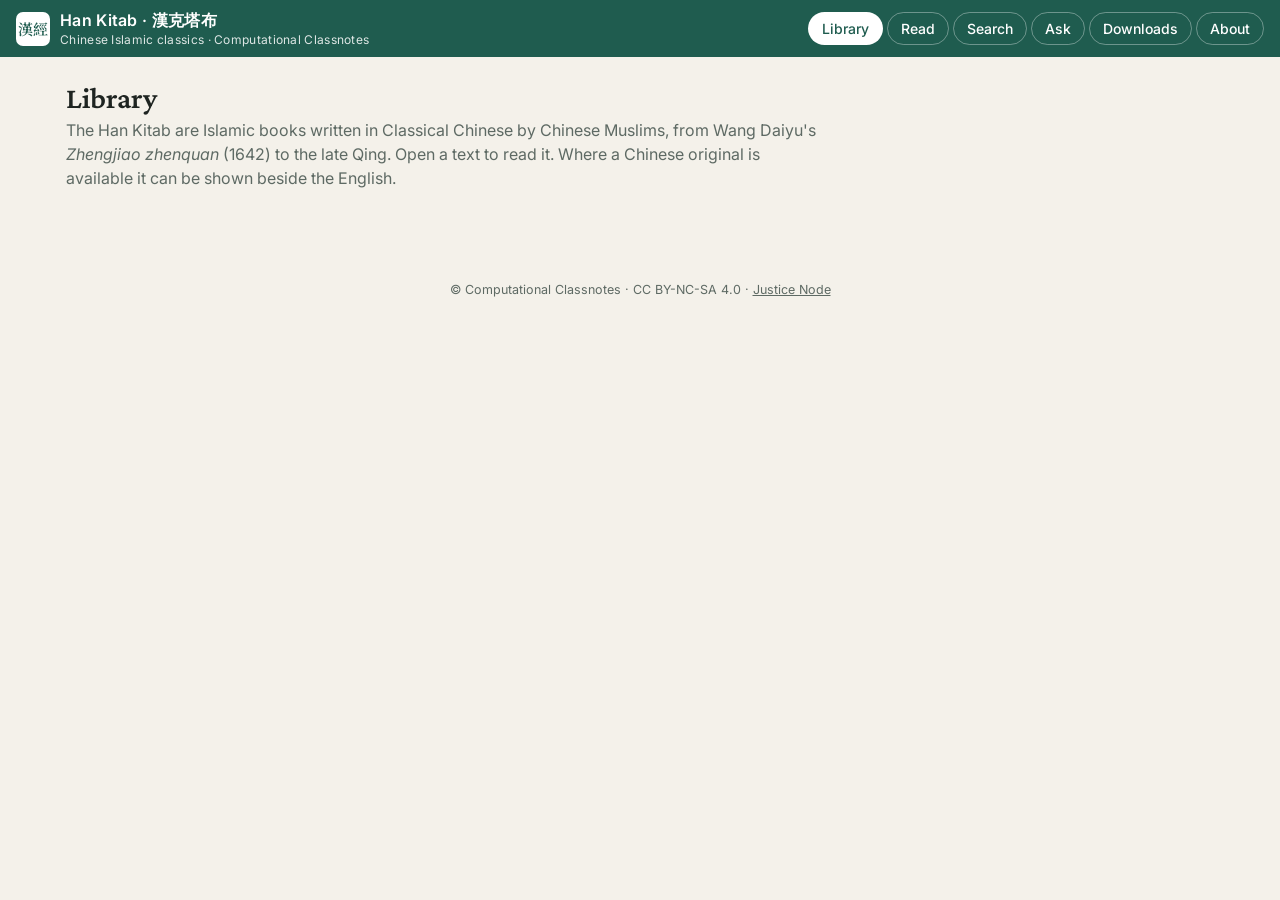
<file: tools/app_template_v001.html>
<!DOCTYPE html>
<html lang="en">
<head>
<meta charset="utf-8">
<script>
/* Hardwired CCN Cloud settings (same shape as Tutu Cat / Laplacian Lab). The key is typed on the page. */
window.HANKITAB_CONFIG = window.HANKITAB_CONFIG || {
  MODEL: "claude-sonnet-5-5",
  WOLFRAM_URL: "https://www.wolframcloud.com/obj/ccn2/HanKitabKernel"
};
/* Read-aloud voices. The first name found on the device wins. */
window.HANKITAB_VOICE = window.HANKITAB_VOICE || {
  RATE: 1.0,
  EN: ["Moira", "Microsoft Sonia", "Google UK English Female", "Daniel", "Samantha", "Microsoft Aria", "Google US English"],
  ZH: ["Mei-Jia", "Ting-Ting", "Microsoft HsiaoChen", "Google 國語（臺灣）", "Google 普通话（中国大陆）", "Microsoft Xiaoxiao"]
};
</script>
<meta name="viewport" content="width=device-width,initial-scale=1,viewport-fit=cover">
<title>Han Kitab · 漢克塔布</title>
<link rel="manifest" href="manifest.webmanifest">
<meta name="theme-color" content="#1F5C4F" media="(prefers-color-scheme: light)">
<meta name="theme-color" content="#0F1715" media="(prefers-color-scheme: dark)">
<meta name="description" content="Han Kitab reader: Chinese Islamic classics, translations, research and an ask-the-texts guide. Computational Classnotes.">
<link rel="icon" type="image/png" sizes="32x32" href="favicon-32.png">
<link rel="apple-touch-icon" href="apple-touch-icon.png">
<meta name="apple-mobile-web-app-capable" content="yes">
<meta name="mobile-web-app-capable" content="yes">
<meta name="apple-mobile-web-app-title" content="Han Kitab">
<link rel="preconnect" href="https://fonts.googleapis.com">
<link rel="preconnect" href="https://fonts.gstatic.com" crossorigin>
<link rel="stylesheet" href="https://fonts.googleapis.com/css2?family=Crimson+Pro:ital,wght@0,400;0,600;1,400&family=Noto+Serif+TC:wght@400;600&family=Inter:wght@400;500;600&display=swap">
<style>
:root{
  --bg:#F4F1EA; --surface:#FFFDF8; --fg:#1E2421; --muted:#5E6A64; --line:#DDD6C8;
  --accent:#1F5C4F; --accent2:#B0812F; --soft:#E7EFEB; --zh:"Noto Serif TC","Noto Serif CJK TC","PingFang TC","Songti TC",serif;
  --serif:"Crimson Pro","Noto Serif TC",Georgia,serif; --sans:Inter,system-ui,-apple-system,"Segoe UI",sans-serif;
  --fs:19px;
}
@media (prefers-color-scheme: dark){ :root{
  --bg:#0F1715; --surface:#16201D; --fg:#E7ECE9; --muted:#9AA9A2; --line:#2A3833; --accent:#6FC2AC; --accent2:#E0B666; --soft:#1C2925; } }
*{box-sizing:border-box}
html,body{margin:0;background:var(--bg);color:var(--fg);font-family:var(--sans)}
body{padding:env(safe-area-inset-top) env(safe-area-inset-right) env(safe-area-inset-bottom) env(safe-area-inset-left)}
header.top{position:sticky;top:0;z-index:20;background:var(--accent);color:#fff;display:flex;align-items:center;gap:12px;padding:10px 16px;flex-wrap:wrap}
@media (prefers-color-scheme: dark){ header.top{background:#12352D} }
.brand{display:flex;align-items:center;gap:10px;font-weight:600;letter-spacing:.3px}
.brand .seal{width:34px;height:34px;border-radius:7px;background:#fff;color:var(--accent);display:grid;place-items:center;font-family:var(--zh);font-weight:600;font-size:15px;line-height:1}
@media (prefers-color-scheme: dark){ .brand .seal{background:#E7ECE9;color:#12352D} }
.brand small{display:block;font-weight:400;opacity:.85;font-size:12px}
nav.tabs{display:flex;gap:4px;margin-left:auto;flex-wrap:wrap}
nav.tabs button{background:transparent;border:1px solid rgba(255,255,255,.35);color:#fff;padding:7px 13px;border-radius:999px;font:500 14px var(--sans);cursor:pointer}
nav.tabs button[aria-selected=true]{background:#fff;color:var(--accent)}
main{max-width:1180px;margin:0 auto;padding:18px 16px 60px}
section.view{display:none} section.view.on{display:block}
.card{background:var(--surface);border:1px solid var(--line);border-radius:14px;padding:18px}
.grid{display:grid;grid-template-columns:repeat(auto-fill,minmax(260px,1fr));gap:14px}
.book{cursor:pointer;transition:transform .15s}
.book:hover{transform:translateY(-2px)}
.book h3{margin:4px 0 6px;font-family:var(--serif);font-size:21px}
.book .zh{font-family:var(--zh);color:var(--accent);font-size:17px}
.book p{margin:6px 0;color:var(--muted);font-size:14px;line-height:1.45}
.tag{display:inline-block;font-size:11px;padding:2px 8px;border-radius:999px;background:var(--soft);color:var(--accent);margin-right:4px}
.tag.warn{background:#F6E7C9;color:#7A5416}
@media (prefers-color-scheme: dark){ .tag.warn{background:#3A2F1A;color:#E0B666} }
h1.page{font-family:var(--serif);font-weight:600;font-size:30px;margin:6px 0 4px}
p.lede{color:var(--muted);margin:0 0 16px;max-width:760px;line-height:1.5}
.reader{display:grid;grid-template-columns:250px 1fr;gap:18px;align-items:start}
.toc{position:sticky;top:70px;max-height:calc(100vh - 90px);overflow:auto;font-size:14px}
.toc a{display:block;padding:5px 8px;border-radius:8px;color:var(--fg);text-decoration:none;line-height:1.3}
.toc a:hover,.toc a.on{background:var(--soft);color:var(--accent)}
.toolbar{display:flex;gap:8px;flex-wrap:wrap;align-items:center;margin-bottom:12px}
.toolbar button,.toolbar select,.btn{background:var(--surface);border:1px solid var(--line);color:var(--fg);padding:7px 12px;border-radius:10px;font:500 14px var(--sans);cursor:pointer}
.btn{text-decoration:none;display:inline-block}
.btn.primary{background:var(--accent);color:#fff;border-color:var(--accent)}
.toolbar .seg{display:inline-flex;border:1px solid var(--line);border-radius:10px;overflow:hidden}
.toolbar .seg button{border:0;border-radius:0}
.toolbar .seg button[aria-pressed=true]{background:var(--accent);color:#fff}
article.text{font-family:var(--serif);font-size:var(--fs);line-height:1.62;background:var(--surface);border:1px solid var(--line);border-radius:14px;padding:22px 30px}
article.text h1,article.text h2,article.text h3{font-family:var(--serif);line-height:1.25}
article.text h2{font-size:1.45em;border-top:1px solid var(--line);padding-top:22px;margin-top:34px;scroll-margin-top:80px}
article.text h2:first-child{border-top:0;margin-top:0;padding-top:0}
article.text p{margin:.55em 0}
article.text table{border-collapse:collapse;width:100%;font-size:.8em;font-family:var(--sans);margin:12px 0;display:block;overflow-x:auto}
article.text td,article.text th{border:1px solid var(--line);padding:5px 8px;vertical-align:top}
article.text th{background:var(--soft)}
article.text .pg{font:500 11px var(--sans);color:var(--muted);background:var(--soft);padding:1px 5px;border-radius:5px;white-space:nowrap}
article.text .notes{font-size:.78em;line-height:1.45;color:var(--muted);border-left:3px solid var(--line);padding:4px 0 4px 12px;margin:6px 0 14px}
article.text .loc{font:11px var(--sans);color:var(--muted)}
article.text figure.plate{margin:20px auto;text-align:center}
article.text figure.plate img{max-width:100%;max-height:78vh;border-radius:6px;border:1px solid var(--line);background:#fff;cursor:zoom-in}
article.text figcaption{font-size:.82em;font-style:italic;color:var(--muted);margin-top:6px}
article.text .titlepage{text-align:center;padding:10px 0 20px}
article.text .titlepage h1{font-size:2em;margin:0}
article.text .ednote{font:14px/1.5 var(--sans);background:var(--soft);border-radius:10px;padding:10px 14px}
article.text .lines,article.text .dedication{text-align:center}
article.text .index{columns:2;font-size:.8em;line-height:1.4}
article.text mark{background:#F3DE9B;color:inherit;border-radius:3px}
.zhcol{font-family:var(--zh);line-height:1.9}
.par{display:grid;grid-template-columns:1fr 1fr;gap:20px}
.par .zhpane{align-self:start;font-family:var(--zh);font-size:.95em;line-height:1.9;border-left:1px solid var(--line);padding-left:18px}
.pending{color:var(--muted);font:14px/1.5 var(--sans);background:var(--soft);border-radius:10px;padding:10px 14px}
.viewer{position:sticky;top:70px;background:var(--surface);border:1px solid var(--line);border-radius:12px;padding:10px}
.viewer .vbar{display:flex;gap:6px;align-items:center;flex-wrap:wrap;margin-bottom:8px;font:13px var(--sans)}
.viewer .vbar button,.viewer .vbar select{padding:5px 9px;border-radius:8px;border:1px solid var(--line);background:var(--bg);color:var(--fg);font:13px var(--sans);cursor:pointer}
.viewer img{width:100%;height:auto;max-height:calc(100vh - 170px);object-fit:contain;background:#fff;border-radius:6px;cursor:zoom-in}
.viewer .vnote{font:12px/1.4 var(--sans);color:var(--muted);margin-top:6px}
@media (prefers-color-scheme: dark){ .viewer img{filter:invert(.88) hue-rotate(180deg)} }
.dl{display:grid;grid-template-columns:1fr auto;gap:6px 14px;align-items:center;padding:10px 0;border-top:1px solid var(--line)}
.dl:first-of-type{border-top:0} .dl .what b{font-family:var(--serif);font-size:18px} .dl .what div{font-size:13px;color:var(--muted)}
.dl .get{display:flex;gap:6px;flex-wrap:wrap;justify-content:flex-end}
.lightbox{position:fixed;inset:0;background:rgba(0,0,0,.85);display:none;place-items:center;z-index:50;cursor:zoom-out}
.lightbox.on{display:grid} .lightbox img{max-width:96vw;max-height:94vh;background:#fff}
/* search */
.searchbar{display:flex;gap:8px;margin:0 0 14px}
.searchbar input{flex:1;padding:11px 14px;border-radius:12px;border:1px solid var(--line);background:var(--surface);color:var(--fg);font:16px var(--sans)}
.hit{border-top:1px solid var(--line);padding:10px 2px;cursor:pointer}
.hit b{color:var(--accent)} .hit .src{font-size:12px;color:var(--muted)}
/* ask */
.chat{display:flex;flex-direction:column;gap:10px;min-height:280px;max-height:62vh;overflow:auto;padding:4px}
.msg{max-width:84%;padding:10px 14px;border-radius:14px;line-height:1.5;white-space:pre-wrap;font-size:15px}
.msg.me{align-self:flex-end;background:var(--accent);color:#fff;border-bottom-right-radius:4px}
.msg.bot{align-self:flex-start;background:var(--soft);border-bottom-left-radius:4px}
.msg.wait{opacity:.7;font-style:italic}
.askrow{display:flex;gap:8px;margin-top:12px}
.askrow input{flex:1;padding:11px 14px;border-radius:12px;border:1px solid var(--line);background:var(--surface);color:var(--fg);font:16px var(--sans)}
.keyrow{display:flex;gap:8px;flex-wrap:wrap;align-items:center;margin-bottom:10px;font-size:14px;color:var(--muted)}
.keyrow input{padding:8px 10px;border-radius:10px;border:1px solid var(--line);background:var(--surface);color:var(--fg);min-width:220px}
footer.ccn{max-width:1180px;margin:0 auto;padding:16px;color:var(--muted);font-size:12.5px;text-align:center}
#installBtn{display:none}
@media (max-width:820px){
  .reader{grid-template-columns:1fr}
  .toc{position:static;max-height:220px}
  article.text{padding:16px 16px;--fs:17px}
  .par{grid-template-columns:1fr} .par .zhpane{border-left:0;padding-left:0;border-top:1px solid var(--line);padding-top:10px}
  nav.tabs{margin-left:0}
}
@media print{ header.top,nav,.toc,.toolbar,footer.ccn{display:none} article.text{border:0} }
</style>
</head>
<body>
<header class="top">
  <div class="brand"><div class="seal" aria-hidden="true">漢經</div><div>Han Kitab · 漢克塔布<small>Chinese Islamic classics · Computational Classnotes</small></div></div>
  <nav class="tabs" role="tablist">
    <button role="tab" data-v="library" aria-selected="true">Library</button>
    <button role="tab" data-v="read" aria-selected="false">Read</button>
    <button role="tab" data-v="search" aria-selected="false">Search</button>
    <button role="tab" data-v="ask" aria-selected="false">Ask</button>
    <button role="tab" data-v="downloads" aria-selected="false">Downloads</button>
    <button role="tab" data-v="about" aria-selected="false">About</button>
    <button id="installBtn" class="btn">Install app</button>
  </nav>
</header>

<main>
  <!-- LIBRARY -->
  <section class="view on" id="v-library">
    <h1 class="page">Library</h1>
    <p class="lede">The Han Kitab are Islamic books written in Classical Chinese by Chinese Muslims, from Wang Daiyu's <i>Zhengjiao zhenquan</i> (1642) to the late Qing. Open a text to read it. Where a Chinese original is available it can be shown beside the English.</p>
    <div class="grid" id="books"></div>
  </section>

  <!-- READ -->
  <section class="view" id="v-read">
    <div class="reader">
      <nav class="toc card" id="toc" aria-label="Contents"></nav>
      <div>
        <div class="toolbar">
          <select id="docSel" aria-label="Choose text"></select>
          <span class="seg" id="langSeg" title="Language">
            <button data-l="en" aria-pressed="true">English</button>
            <button data-l="par" aria-pressed="false">English + 中文</button>
            <button data-l="zh" aria-pressed="false">中文</button>
          </span>
          <button id="smaller" title="Smaller text">A−</button>
          <button id="larger" title="Larger text">A+</button>
          <button id="readBtn" title="Read the current section aloud">▶ Read aloud</button>
          <button id="stopBtn" title="Stop reading" disabled>■ Stop</button>
          <a class="btn" id="pdfLink" href="#" download>PDF</a>
          <a class="btn" id="mdLink" href="#" download>Markdown</a>
        </div>
        <article class="text" id="doc"></article>
      </div>
    </div>
  </section>

  <!-- SEARCH -->
  <section class="view" id="v-search">
    <h1 class="page">Search</h1>
    <p class="lede">Search every text in the app at once, in English or Chinese. Works offline.</p>
    <form class="searchbar" id="sForm"><input id="sIn" placeholder="e.g. Black Stone, Liu Zhi, 清真, Medina" autocomplete="off"><button class="btn primary">Search</button></form>
    <div class="card" id="sOut"><span class="pending">Type a word or phrase.</span></div>
  </section>

  <!-- ASK -->
  <section class="view" id="v-ask">
    <h1 class="page">Ask the texts</h1>
    <p class="lede">Ask a question about the Han Kitab. With a CCN Cloud key, answers come from an AI system (through HanKitabKernel) that is given the passages most relevant to your question. Without a key, you get the matching passages from the texts themselves.</p>
    <div class="card">
      <div class="keyrow"><span id="ccnState">Offline: answers are passages from the texts.</span>
        <input id="keyIn" type="password" placeholder="CCN Cloud key" autocomplete="off"><button class="btn" id="connectBtn">Connect</button></div>
      <div class="chat" id="log"></div>
      <form class="askrow" id="askForm"><input id="askIn" placeholder="e.g. Who was Liu Zhi? What does Mason say about the Black Stone?" autocomplete="off"><button class="btn primary" id="sendBtn">Ask</button></form>
    </div>
  </section>

  <!-- DOWNLOADS -->
  <section class="view" id="v-downloads">
    <h1 class="page">Downloads</h1>
    <p class="lede">Every file is free to download. The original scans are kept exactly as they were published; the clear-text and facsimile editions are made from them.</p>
    <div class="card" id="dlList"></div>
  </section>

  <!-- ABOUT -->
  <section class="view" id="v-about">
    <h1 class="page">About</h1>
    <div class="card" style="line-height:1.6;max-width:820px">
      <p><b>Han Kitab · 漢克塔布</b> is a reader for Chinese Islamic classics and their translations, made by Computational Classnotes.</p>
      <ul>
        <li><b>Texts:</b> the 1921 text of Mason's <i>The Arabian Prophet</i> is in the public domain; this clear-text edition and the research report are © Computational Classnotes · CC BY-NC-SA 4.0.</li>
        <li><b>Chinese originals:</b> added as clear text when made from public-domain scans. Machine-read Chinese is marked as such until it has been proofread.</li>
        <li><b>Ask:</b> answers in the Ask tab are written by an AI system and may be wrong; check them against the texts.</li>
        <li><b>Offline:</b> once opened, the app and its texts work without a connection. Ask needs one, unless it is answering from the texts.</li>
      </ul>
      <p>Production: Principal Investigator Lucval · Oversight Directorate Zil · Editors Dara, Lucia, Zil · Software FreeFormer · Agent Kirari-chan (キラリちゃん). Programming: Hikari Noor Hoshino (星野ヌール), AI System Programmer.</p>
      <p>Source and files: <a href="https://github.com/lossofgenerality/han-kitab">github.com/lossofgenerality/han-kitab</a> · Version <span id="ver"></span></p>
    </div>
  </section>
</main>
<footer class="ccn">© Computational Classnotes · CC BY-NC-SA 4.0 · <a href="https://justice.compclassnotes.com/" style="color:inherit">Justice Node</a></footer>
<div class="lightbox" id="lb"><img alt=""></div>

<!-- ===== CONTENT (generated by tools/make_app_v001.py) ===== -->
<template id="doc-mason">__MASON__</template>
<template id="doc-report">__REPORT__</template>
<script id="zh-data" type="application/json">__ZHDATA__</script>
<script id="dl-data" type="application/json">__DLDATA__</script>
<script id="facs-data" type="application/json">__FACSDATA__</script>

<script>
(() => {
  const APP_VERSION = "__VERSION__";
  document.getElementById('ver').textContent = APP_VERSION;
  const $ = (s, r = document) => r.querySelector(s), $$ = (s, r = document) => [...r.querySelectorAll(s)];

  /* ---------- catalogue ---------- */
  const ZH = JSON.parse(document.getElementById('zh-data').textContent || '{}');
  const FACS = JSON.parse(document.getElementById('facs-data').textContent || '{}');
  const DLS = JSON.parse(document.getElementById('dl-data').textContent || '[]');
  const DOCS = [
    { id: 'mason', tpl: 'doc-mason', title: 'The Arabian Prophet', zh: '天方至聖實錄', by: 'Liu Zhi 劉智 · trans. Isaac Mason (1921)',
      blurb: 'The first English version of Liu Zhi’s life of the Prophet (completed 1724), with Mason’s appendices on Chinese Islam and all twenty original illustrations. Choose “English + 中文” to read it beside the Chinese pages.',
      tags: ['English', '1921 · public domain', 'beside the Chinese pages'],
      pdf: 'texts/ArabianProphet_Mason1921_v001.pdf', md: 'texts/ArabianProphet_Mason1921_v001.md' },
    { id: 'facs', facs: true, title: 'Tianfang zhisheng shilu (1924)', zh: '天方至聖實錄', by: 'Liu Zhi 劉智 · prefaces and juan 1–10 · facsimile',
      blurb: 'The Chinese original, page by page as printed in 1924: every page reproduced unchanged, with a contents list by juan.',
      tags: ['中文', 'original pages, unchanged', '297 pages'],
      pdf: 'texts/TianfangZhishengShilu_1924_facsimile_v001.pdf', md: null },
    { id: 'report', tpl: 'doc-report', title: 'Han Kitab: research report', zh: '漢克塔布研究', by: 'Computational Classnotes · v001 (2026)',
      blurb: 'What the Han Kitab is, a catalogue of the publications, Chinese passages beside English, and a history of Sinification from 1642 to today.',
      tags: ['English + 中文 passages', 'Research'],
      pdf: 'docs/HanKitab_Research_v001.pdf', md: 'docs/HanKitab_Research_v001.md' }
  ];
  const books = $('#books'), docSel = $('#docSel');
  DOCS.forEach((d) => {
    const c = document.createElement('div'); c.className = 'card book'; c.tabIndex = 0;
    c.innerHTML = `<div class="zh">${d.zh}</div><h3>${d.title}</h3><p>${d.by}</p><p>${d.blurb}</p>` +
      d.tags.map((t) => `<span class="tag${/coming/.test(t) ? ' warn' : ''}">${t}</span>`).join('');
    c.onclick = c.onkeydown = (e) => { if (e.type === 'click' || e.key === 'Enter') openDoc(d.id); };
    books.appendChild(c);
    const o = document.createElement('option'); o.value = d.id; o.textContent = d.title; docSel.appendChild(o);
  });

  /* ---------- tabs ---------- */
  function show(v) {
    $$('nav.tabs [role=tab]').forEach((b) => b.setAttribute('aria-selected', String(b.dataset.v === v)));
    $$('section.view').forEach((s) => s.classList.toggle('on', s.id === 'v-' + v));
    if (v === 'read' && !current) openDoc('mason', true);
    try { history.replaceState(null, '', '#' + v + (v === 'read' && current ? '/' + current : '')); } catch (e) {}
  }
  $$('nav.tabs [role=tab]').forEach((b) => b.onclick = () => show(b.dataset.v));

  /* ---------- reader ---------- */
  const docEl = $('#doc'), tocEl = $('#toc');
  let current = null, lang = 'en';
  try { lang = localStorage.getItem('hk.lang') || 'en'; } catch (e) {}
  let fs = 19; try { fs = +localStorage.getItem('hk.fs') || 19; } catch (e) {}
  document.documentElement.style.setProperty('--fs', fs + 'px');

  function sectionsOf(root) {   // split an article into sections at each h2
    const out = []; let cur = null;
    [...root.childNodes].forEach((n) => {
      if (n.nodeType === 1 && n.tagName === 'H2') { cur = { id: n.id, title: n.textContent.replace(/\s+/g, ' ').trim(), nodes: [n] }; out.push(cur); }
      else { if (!cur) { cur = { id: 'top', title: 'Title', nodes: [] }; out.push(cur); } cur.nodes.push(n); }
    });
    return out;
  }
  function openDoc(id, quiet) {
    const d = DOCS.find((x) => x.id === id); if (!d) return;
    current = id; docSel.value = id;
    $('#pdfLink').href = d.pdf; $('#mdLink').href = d.md || '#'; $('#mdLink').style.display = d.md ? '' : 'none';
    $('#langSeg').style.display = d.id === 'mason' ? '' : 'none';
    render();
    if (!quiet) show('read');
    window.scrollTo(0, 0);
  }
  function render() {
    const d = DOCS.find((x) => x.id === current);
    if (d.facs) { renderFacs(); return; }
    const frag = document.getElementById(d.tpl).content.cloneNode(true);
    const holder = document.createElement('div'); holder.appendChild(frag);
    const secs = sectionsOf(holder);
    const zh = (ZH[current] && ZH[current].sections) || {};
    docEl.innerHTML = '';
    tocEl.innerHTML = '<div style="font:600 12px var(--sans);color:var(--muted);padding:4px 8px">CONTENTS</div>';
    secs.forEach((s) => {
      const wrap = document.createElement('div'); wrap.className = 'sec'; wrap.dataset.sec = s.id;
      const en = document.createElement('div'); s.nodes.forEach((n) => en.appendChild(n));
      const z = zh[s.id];
      if (lang === 'en' || !Object.keys(zh).length && current !== 'mason') { wrap.appendChild(en); }
      else if (lang === 'zh') {
        const h = en.querySelector('h2'); if (h) wrap.appendChild(h.cloneNode(true));
        wrap.appendChild(zhBlock(z, s));
      } else {
        const h = en.querySelector('h2'); if (h) { wrap.appendChild(h); }
        const grid = document.createElement('div'); grid.className = 'par';
        const zp = zhBlock(z, s); zp.classList.add('zhpane');
        grid.appendChild(en); grid.appendChild(zp); wrap.appendChild(grid);
      }
      docEl.appendChild(wrap);
      if (s.id !== 'top') { const a = document.createElement('a'); a.href = '#'; a.textContent = s.title; a.onclick = (e) => { e.preventDefault(); wrap.scrollIntoView({ behavior: 'smooth' }); }; tocEl.appendChild(a); }
    });
    $$('#langSeg button').forEach((b) => b.setAttribute('aria-pressed', String(b.dataset.l === lang)));
    $$('img', docEl).forEach((im) => { im.loading = 'lazy'; im.onclick = () => { const lb = $('#lb'); lb.firstElementChild.src = im.src; lb.classList.add('on'); }; });
  }
  function zhBlock(z, s) {
    if (current === 'mason' && FACS.pages) {
      const start = (FACS.mason_map || {})[s.id];
      const v = makeViewer(start || FACS.juan[0].page, start ? null : 'This part of Mason’s book is not in juan 1–10 (the scan covers the first half of the work). Browse the pages with the contents list.');
      return v;
    }
    const div = document.createElement('div'); div.className = 'zhcol';
    if (z && z.text) {
      if (z.note) { const n = document.createElement('div'); n.className = 'pending'; n.textContent = z.note; div.appendChild(n); }
      z.text.split(/\n{2,}/).forEach((p) => { const e = document.createElement('p'); e.textContent = p; div.appendChild(e); });
    } else {
      const n = document.createElement('div'); n.className = 'pending';
      n.textContent = current === 'mason'
        ? '中文原文待補 · The Chinese text of this section has not been added yet. It will come from the public-domain scan of 天方至聖實錄 (1924 printing, juan 1–10).'
        : 'No separate Chinese text for this section.';
      div.appendChild(n);
    }
    return div;
  }
  /* ---------- page viewer for the Chinese facsimile ---------- */
  const pageSrc = (n) => FACS.dir + '/page_' + String(n).padStart(3, '0') + '.png';
  function juanOf(n) { let j = FACS.juan[0]; for (const x of FACS.juan) if (x.page <= n) j = x; return j; }
  function makeViewer(start, note) {
    const v = document.createElement('div'); v.className = 'viewer';
    let n = start;
    v.innerHTML = `<div class="vbar"><button data-a="-1" title="Previous page">◀</button><button data-a="1" title="Next page">▶</button>
      <select aria-label="Juan">${FACS.juan.map((j) => `<option value="${j.page}">${j.label}</option>`).join('')}</select>
      <span class="pno"></span></div><img alt="Page of 天方至聖實錄"><div class="vnote"></div>`;
    const img = v.querySelector('img'), sel = v.querySelector('select'), pno = v.querySelector('.pno'), vn = v.querySelector('.vnote');
    function go(k) {
      n = Math.max(1, Math.min(FACS.pages, k)); img.src = pageSrc(n); pno.textContent = `p. ${n} / ${FACS.pages}`; sel.value = String(juanOf(n).page);
      if (touched) [n + 1, n - 1].forEach((m) => { if (m >= 1 && m <= FACS.pages) { const i = new Image(); i.src = pageSrc(m); } });
    }
    let touched = false; img.loading = 'lazy';
    v.querySelectorAll('button[data-a]').forEach((b) => b.onclick = () => { touched = true; go(n + +b.dataset.a); });
    sel.onchange = () => { touched = true; go(+sel.value); };
    img.onclick = () => { const lb = $('#lb'); lb.firstElementChild.src = img.src; lb.classList.add('on'); };
    vn.textContent = (note ? note + ' ' : '') + (FACS.note || '');
    go(n);
    return v;
  }
  function renderFacs() {
    docEl.innerHTML = '';
    tocEl.innerHTML = '<div style="font:600 12px var(--sans);color:var(--muted);padding:4px 8px">卷目 · CONTENTS</div>';
    const head = document.createElement('div');
    head.innerHTML = `<h2 style="border:0;margin-top:0;padding-top:0">天方至聖實錄 <span style="font-size:.6em;color:var(--muted)">Tianfang zhisheng shilu, 1924 printing</span></h2>
      <p style="font:14px/1.5 var(--sans);color:var(--muted)">Original pages, unchanged. Use ◀ ▶ or the arrow keys to turn pages; tap a page to enlarge it. The book reads from the right column to the left.</p>`;
    docEl.appendChild(head);
    const v = makeViewer(FACS.juan.find((j) => j.label.startsWith('卷一')).page); docEl.appendChild(v);
    v.querySelector('img').style.maxHeight = 'none';
    FACS.juan.forEach((j) => { const a = document.createElement('a'); a.href = '#'; a.textContent = j.label; a.onclick = (e) => { e.preventDefault(); v.querySelector('select').value = j.page; v.querySelector('select').onchange(); }; tocEl.appendChild(a); });
  }
  document.addEventListener('keydown', (e) => {
    if (!$('#v-read').classList.contains('on') || /INPUT|SELECT|TEXTAREA/.test(document.activeElement.tagName)) return;
    const v = $('.viewer', docEl); if (!v || current !== 'facs') return;
    if (e.key === 'ArrowLeft') v.querySelector('[data-a="1"]').click();   // Chinese books advance to the left
    if (e.key === 'ArrowRight') v.querySelector('[data-a="-1"]').click();
  });

  /* ---------- downloads ---------- */
  const dlEl = $('#dlList');
  DLS.forEach((g) => {
    const row = document.createElement('div'); row.className = 'dl';
    row.innerHTML = `<div class="what"><b>${g.title}</b><div>${g.desc}</div></div><div class="get">${g.files.map((f) =>
      `<a class="btn${f.primary ? ' primary' : ''}" href="${f.href}" download>${f.label} · ${f.size}</a>`).join('')}</div>`;
    dlEl.appendChild(row);
  });

  docSel.onchange = () => openDoc(docSel.value);
  $$('#langSeg button').forEach((b) => b.onclick = () => { lang = b.dataset.l; try { localStorage.setItem('hk.lang', lang); } catch (e) {} render(); });
  $('#smaller').onclick = () => setFs(fs - 1); $('#larger').onclick = () => setFs(fs + 1);
  function setFs(v) { fs = Math.max(14, Math.min(28, v)); document.documentElement.style.setProperty('--fs', fs + 'px'); try { localStorage.setItem('hk.fs', fs); } catch (e) {} }
  $('#lb').onclick = () => $('#lb').classList.remove('on');

  /* ---------- read aloud (browser voices) ---------- */
  const VC = window.HANKITAB_VOICE || {}, synth = window.speechSynthesis;
  function pickVoice(prefs, langPrefix) {
    const vs = synth ? synth.getVoices() : [];
    for (const p of prefs || []) { const v = vs.find((x) => x.name.includes(p)); if (v) return v; }
    return vs.find((x) => x.lang && x.lang.toLowerCase().startsWith(langPrefix)) || null;
  }
  function visibleSection() {
    const secs = $$('.sec', docEl); let best = secs[0];
    for (const s of secs) { if (s.getBoundingClientRect().top < window.innerHeight * 0.4) best = s; }
    return best;
  }
  $('#readBtn').onclick = () => {
    if (!synth) { alert('This browser has no speech voices.'); return; }
    synth.cancel();
    const sec = visibleSection(); if (!sec) return;
    const zhOnly = lang === 'zh';
    const src = zhOnly ? $('.zhcol', sec) : (sec.querySelector('.par > div:first-child') || sec);
    const text = [...src.querySelectorAll('h2,p')].map((p) => p.textContent.replace(/\[p\. \d+\]/g, '')).join('\n');
    const chunks = text.match(/[^.!?。！？\n]+[.!?。！？]?/g) || [];
    const voice = zhOnly ? pickVoice(VC.ZH, 'zh') : pickVoice(VC.EN, 'en');
    chunks.forEach((c, i) => {
      const u = new SpeechSynthesisUtterance(c.trim()); if (voice) u.voice = voice; u.lang = zhOnly ? 'zh-TW' : 'en-GB'; u.rate = VC.RATE || 1;
      if (i === chunks.length - 1) u.onend = () => { $('#stopBtn').disabled = true; };
      synth.speak(u);
    });
    $('#stopBtn').disabled = false;
  };
  $('#stopBtn').onclick = () => { synth && synth.cancel(); $('#stopBtn').disabled = true; };

  /* ---------- search index (offline) ---------- */
  let INDEX = null;
  function buildIndex() {
    INDEX = [];
    DOCS.forEach((d) => {
      const h = document.createElement('div'); h.appendChild(document.getElementById(d.tpl).content.cloneNode(true));
      sectionsOf(h).forEach((s) => {
        const tmp = document.createElement('div'); s.nodes.forEach((n) => tmp.appendChild(n.cloneNode(true)));
        tmp.querySelectorAll('p,li,td,.notes,figcaption').forEach((el) => {
          const t = el.textContent.replace(/\s+/g, ' ').trim(); if (t.length > 25) INDEX.push({ doc: d.id, sec: s.id, title: s.title, t });
        });
      });
      const z = ZH[d.id] && ZH[d.id].sections;
      if (z) Object.entries(z).forEach(([sid, v]) => (v.text || '').split(/\n{2,}/).forEach((t) => { if (t.trim()) INDEX.push({ doc: d.id, sec: sid, title: sid + ' · 中文', t: t.trim() }); }));
    });
  }
  function search(q, max = 40) {
    if (!INDEX) buildIndex();
    const terms = q.toLowerCase().split(/\s+/).filter(Boolean);
    const isZh = /[㐀-鿿]/.test(q);
    const scored = [];
    for (const e of INDEX) {
      const low = e.t.toLowerCase(); let sc = 0;
      if (isZh) { if (low.includes(q)) sc = 5; }
      else for (const w of terms) { const k = low.split(w).length - 1; if (k) sc += 1 + Math.min(k, 3); else { sc = -1e9; } }
      if (low.includes(q.toLowerCase())) sc += 3;
      if (sc > 0) scored.push([sc, e]);
    }
    return scored.sort((a, b) => b[0] - a[0]).slice(0, max).map((x) => x[1]);
  }
  const esc = (s) => s.replace(/[&<>]/g, (c) => ({ '&': '&amp;', '<': '&lt;', '>': '&gt;' }[c]));
  function snippet(t, q) {
    const low = t.toLowerCase(), w = q.toLowerCase().split(/\s+/)[0]; let i = Math.max(0, low.indexOf(w) - 120);
    let s = (i ? '…' : '') + t.slice(i, i + 320) + (t.length > i + 320 ? '…' : '');
    s = esc(s); q.split(/\s+/).filter(Boolean).forEach((x) => { s = s.replace(new RegExp('(' + x.replace(/[.*+?^${}()|[\]\\]/g, '\\$&') + ')', 'gi'), '<b>$1</b>'); });
    return s;
  }
  $('#sForm').onsubmit = (e) => {
    e.preventDefault(); const q = $('#sIn').value.trim(); if (!q) return;
    const hits = search(q), out = $('#sOut');
    out.innerHTML = hits.length ? `<div class="src">${hits.length} result${hits.length > 1 ? 's' : ''}</div>` : '<span class="pending">Nothing found.</span>';
    hits.forEach((h) => {
      const d = DOCS.find((x) => x.id === h.doc), el = document.createElement('div'); el.className = 'hit';
      el.innerHTML = `<div>${snippet(h.t, q)}</div><div class="src">${d.title} · ${esc(h.title)}</div>`;
      el.onclick = () => { openDoc(h.doc); setTimeout(() => { const s = $(`.sec[data-sec="${h.sec}"]`); if (s) s.scrollIntoView(); highlightIn(s, q); }, 50); };
      out.appendChild(el);
    });
  };
  function highlightIn(root, q) {
    if (!root) return; const w = q.split(/\s+/)[0]; if (!w) return;
    const re = new RegExp(w.replace(/[.*+?^${}()|[\]\\]/g, '\\$&'), 'i');
    const walker = document.createTreeWalker(root, NodeFilter.SHOW_TEXT); let n;
    while ((n = walker.nextNode())) { const m = n.data.match(re); if (m) { const r = document.createRange(); r.setStart(n, m.index); r.setEnd(n, m.index + m[0].length); const mk = document.createElement('mark'); r.surroundContents(mk); mk.scrollIntoView({ block: 'center' }); return; } }
  }

  /* ---------- Ask: CCN Cloud chat through HanKitabKernel (same protocol as TUTUKernel) ---------- */
  const CFG = window.HANKITAB_CONFIG || {};
  const KERNEL_URL = String(CFG.WOLFRAM_URL || ''), MODEL = String(CFG.MODEL || 'claude-sonnet-5-5');
  let ccnKey = '', CCN = false; try { ccnKey = localStorage.getItem('hk.ccnKey') || ''; } catch (e) {}
  const PERSONA = 'You are the Han Kitab Guide in the Computational Classnotes Han Kitab reader. You answer questions about the Han Kitab (Chinese Islamic texts by Wang Daiyu, Ma Zhu, Liu Zhi, Ma Dexin and others), Islam in China and the texts in this app. Use the passages you are given first, say which text and section they come from, and say plainly when the passages do not answer the question. Be accurate, fair and concise. You are an AI system; if asked, say so. If someone asks whether they are talking to a person or an AI, answer honestly that this reply was written by an AI system. Give no personal details about the people who make this app; send such requests to Lucia Valente, director, lucia@compclassnotes.com. Answer in the language of the question.';
  function b64enc(str) { const bytes = new TextEncoder().encode(str); let bin = ''; for (let i = 0; i < bytes.length; i += 0x8000) bin += String.fromCharCode.apply(null, bytes.subarray(i, i + 0x8000)); return btoa(bin); }
  function b64dec(b) { return new TextDecoder().decode(Uint8Array.from(atob(b), (c) => c.charCodeAt(0))); }
  async function kernelCall(params) {
    const r = await fetch(KERNEL_URL, { method: 'POST', body: new URLSearchParams({ key: ccnKey, ...params }) });
    const j = await r.json().catch(() => null);
    if (!j) throw new Error('Unreadable reply (HTTP ' + r.status + ')');
    if (j.Success === false || j.Failure || j.Message === 'bad key') throw new Error(j.Message || 'Kernel error');
    return j;
  }
  const stateEl = $('#ccnState'), logEl = $('#log');
  async function ccnConnect() {
    if (!ccnKey) return false;
    stateEl.textContent = 'Connecting to CCN Cloud…';
    try {
      const j = await kernelCall({ mode: 'wolfram', code_b64: b64enc('{$VersionNumber, 1 + 1}') });
      if (j.chat_ready === false) { stateEl.textContent = 'CCN Cloud answered, but no chat key is stored on HanKitabKernel yet.'; return false; }
      CCN = true; stateEl.textContent = 'Connected to CCN Cloud (HanKitabKernel).'; return true;
    } catch (e) { stateEl.textContent = 'Could not connect: ' + (e.message === 'bad key' ? 'that key was not accepted.' : e.message); return false; }
  }
  $('#keyIn').value = ccnKey;
  $('#connectBtn').onclick = async () => { ccnKey = $('#keyIn').value.trim(); try { localStorage.setItem('hk.ccnKey', ccnKey); } catch (e) {} await ccnConnect(); };
  if (ccnKey) ccnConnect();
  function addMsg(who, text) { const d = document.createElement('div'); d.className = 'msg ' + who; d.textContent = text; logEl.appendChild(d); logEl.scrollTop = logEl.scrollHeight; return d; }
  const convo = [];
  addMsg('bot', 'Ask me about the Han Kitab, Liu Zhi, Wang Daiyu, Ma Zhu, Islam in China, or anything in Mason’s Arabian Prophet.');
  $('#askForm').onsubmit = async (e) => {
    e.preventDefault(); const q = $('#askIn').value.trim(); if (!q) return; $('#askIn').value = '';
    addMsg('me', q);
    const hits = search(q.replace(/[?？!.,，。]/g, ' ').split(/\s+/).filter((w) => w.length > 3 || /[㐀-鿿]/.test(w)).slice(0, 4).join(' ') || q, 6);
    if (!CCN) {
      if (!hits.length) { addMsg('bot', 'I found no passage for that. Try other words, or connect a CCN Cloud key for a written answer.'); return; }
      addMsg('bot', 'Passages from the texts:\n\n' + hits.slice(0, 4).map((h) => `• ${h.t.slice(0, 420)}${h.t.length > 420 ? '…' : ''}\n   (${DOCS.find((d) => d.id === h.doc).title} · ${h.title})`).join('\n\n'));
      return;
    }
    const wait = addMsg('bot wait', 'Reading the texts…');
    const ctx = hits.map((h, i) => `[${i + 1}] ${DOCS.find((d) => d.id === h.doc).title} · ${h.title}: ${h.t.slice(0, 900)}`).join('\n\n');
    convo.push({ role: 'user', content: `Passages:\n${ctx || '(none found)'}\n\nQuestion: ${q}` });
    try {
      const j = await kernelCall({ mode: 'chat', payload_b64: b64enc(JSON.stringify({ model: MODEL, max_tokens: 1500, system: PERSONA, messages: convo.slice(-8) })) });
      if (j.error) throw new Error(j.error);
      let t = b64dec(j.text_b64 || '');
      try { const o = JSON.parse(t); t = o.reply || (o.content && o.content[0] && o.content[0].text) || t; } catch (e2) {}
      wait.textContent = t.trim(); wait.className = 'msg bot'; convo.push({ role: 'assistant', content: t.trim() });
    } catch (err) { wait.textContent = 'The cloud connection failed: ' + err.message; wait.className = 'msg bot'; convo.pop(); }
  };

  /* ---------- install + offline ---------- */
  let deferred = null;
  window.addEventListener('beforeinstallprompt', (e) => { e.preventDefault(); deferred = e; $('#installBtn').style.display = 'inline-block'; });
  $('#installBtn').onclick = async () => { if (!deferred) return; deferred.prompt(); await deferred.userChoice; deferred = null; $('#installBtn').style.display = 'none'; };
  if ('serviceWorker' in navigator && location.protocol === 'https:') navigator.serviceWorker.register('sw.js').catch(() => {});

  /* ---------- start ---------- */
  const h = (location.hash || '').slice(1).split('/');
  if (h[2] && /^(en|par|zh)$/.test(h[2])) lang = h[2];
  if (h[0] === 'read') openDoc(h[1] || 'mason'); else if (h[0]) show(h[0]);
})();
</script>
</body>
</html>
</file>
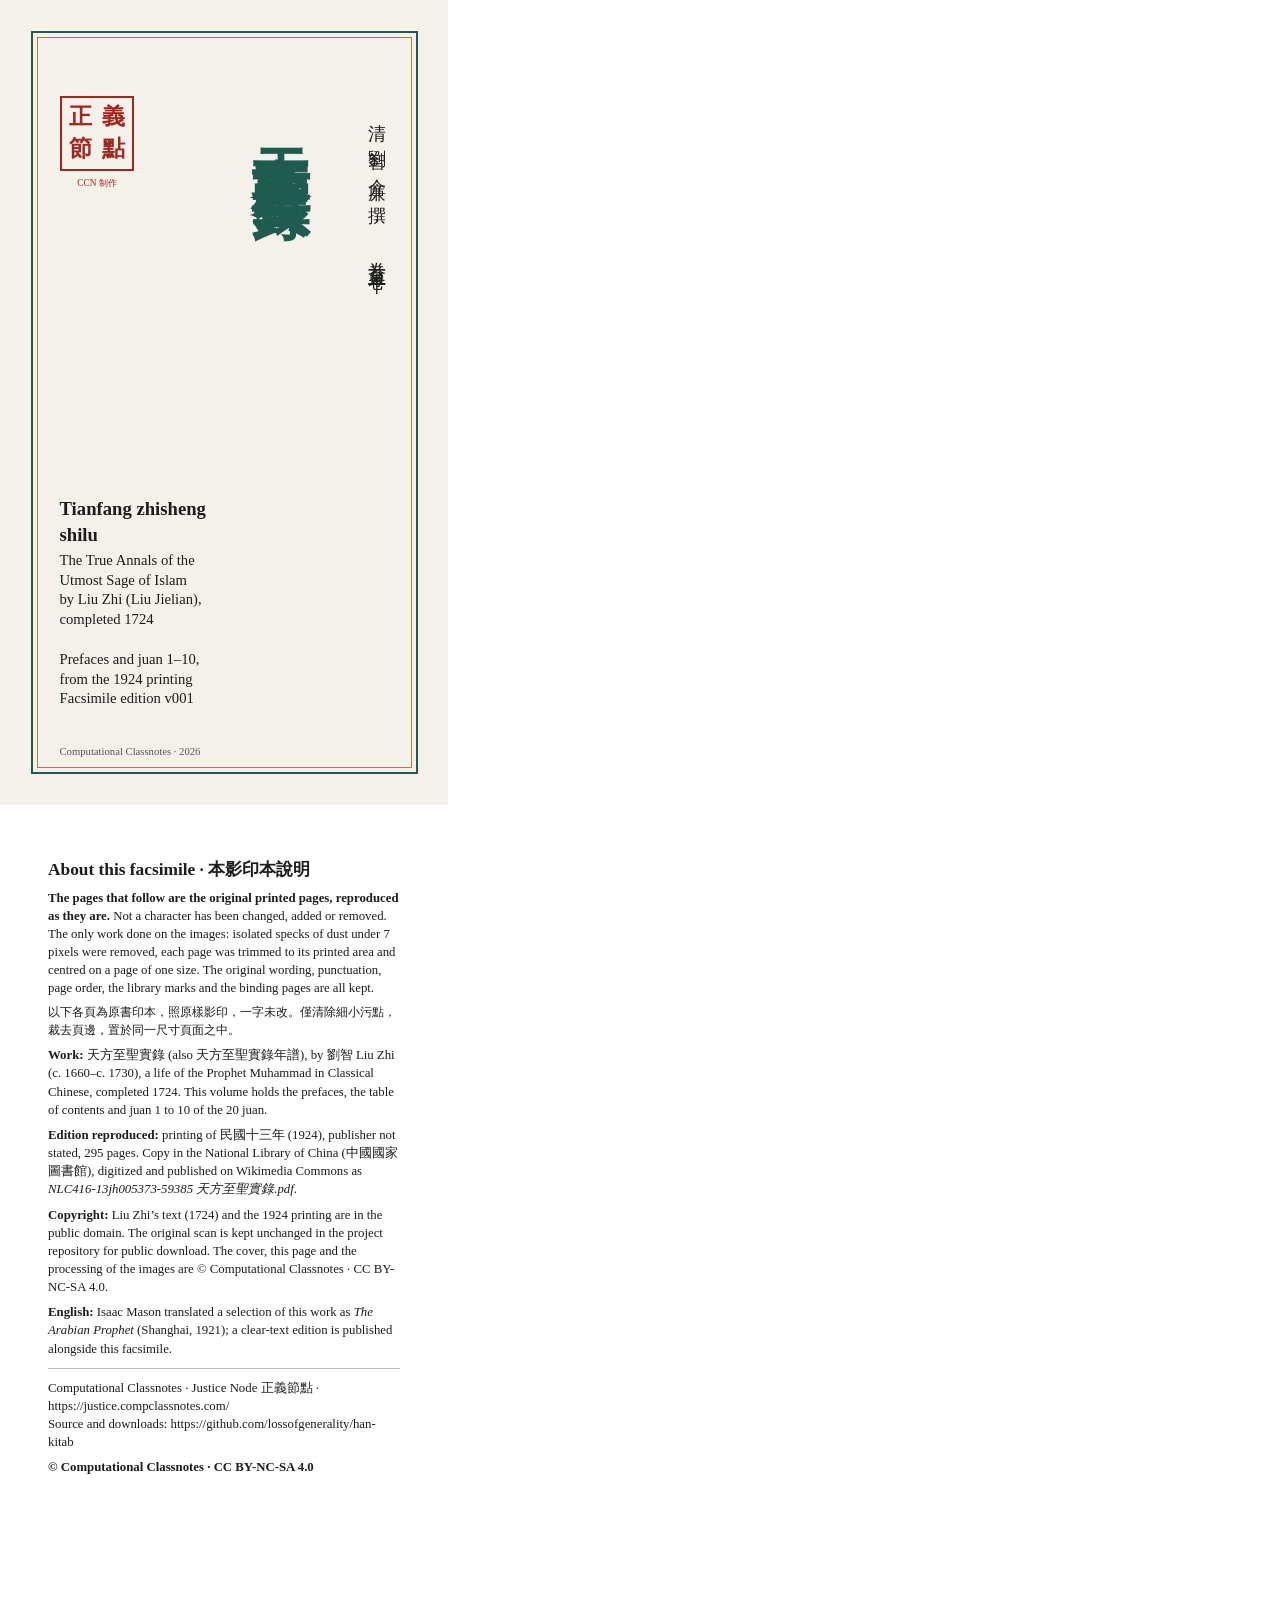
<file: tools/zh_facsimile_front_v001.html>
<!DOCTYPE html><html lang="zh-Hant"><head><meta charset="utf-8"><style>
@page{size:4.67in 8.387in;margin:0}
body{margin:0;font-family:"Noto Serif CJK TC","Crimson Text",serif;color:#1c1c1c}
.pg{width:4.67in;height:8.387in;box-sizing:border-box;page-break-after:always;position:relative;overflow:hidden}
.cover{background:#F4F1EA;border:0}
.frame{position:absolute;inset:.32in;border:2px solid #1F5C4F;outline:1px solid #B0812F;outline-offset:-7px}
.vt{position:absolute;right:1.35in;top:1.05in;writing-mode:vertical-rl;font-size:44pt;font-weight:700;letter-spacing:.12em;color:#1F5C4F}
.vs{position:absolute;right:.62in;top:1.15in;writing-mode:vertical-rl;font-size:13.5pt;letter-spacing:.2em}
.en{position:absolute;left:.62in;bottom:1.0in;width:1.75in;font-family:"Crimson Text",serif;font-size:11pt;line-height:1.35}
.en b{font-size:14pt;display:block;margin-bottom:4px}
.seal{position:absolute;left:.62in;top:1.0in;width:.78in;height:.78in;border:2.5px solid #A3271F;color:#A3271F;display:grid;grid-template-columns:1fr 1fr;place-items:center;font-size:17pt;font-weight:700;line-height:1;padding:3px;box-sizing:border-box}
.ccn{position:absolute;left:.62in;bottom:.5in;font:8pt "Crimson Text",serif;color:#555}
.cp{padding:.55in .5in;font-family:"Crimson Text","Noto Serif CJK TC",serif;font-size:9.6pt;line-height:1.42}
.cp h2{font-size:13pt;margin:0 0 6px} .cp p{margin:0 0 7px} .cp .zh{font-family:"Noto Serif CJK TC";font-size:9.2pt}
.cp hr{border:0;border-top:1px solid #bbb;margin:10px 0}
</style></head><body>
<div class="pg cover"><div class="frame"></div>
 <div class="vt">天方至聖實錄</div>
 <div class="vs">清　劉智　介廉　撰　·　卷首至卷十</div>
 <div class="seal"><span>正</span><span>義</span><span>節</span><span>點</span></div><div style="position:absolute;left:.62in;top:1.84in;width:.78in;text-align:center;font-size:7pt;color:#A3271F">CCN 制作</div>
 <div class="en"><b>Tianfang zhisheng shilu</b>The True Annals of the Utmost Sage of Islam<br>by Liu Zhi (Liu Jielian), completed 1724<br><br>Prefaces and juan 1–10, from the 1924 printing<br>Facsimile edition v001</div>
 <div class="ccn">Computational Classnotes · 2026</div>
</div>
<div class="pg cp">
 <h2>About this facsimile · 本影印本說明</h2>
 <p><b>The pages that follow are the original printed pages, reproduced as they are.</b> Not a character has been changed, added or removed. The only work done on the images: isolated specks of dust under 7 pixels were removed, each page was trimmed to its printed area and centred on a page of one size. The original wording, punctuation, page order, the library marks and the binding pages are all kept.</p>
 <p class="zh">以下各頁為原書印本，照原樣影印，一字未改。僅清除細小污點，裁去頁邊，置於同一尺寸頁面之中。</p>
 <p><b>Work:</b> 天方至聖實錄 (also 天方至聖實錄年譜), by 劉智 Liu Zhi (c. 1660–c. 1730), a life of the Prophet Muhammad in Classical Chinese, completed 1724. This volume holds the prefaces, the table of contents and juan 1 to 10 of the 20 juan.</p>
 <p><b>Edition reproduced:</b> printing of 民國十三年 (1924), publisher not stated, 295 pages. Copy in the National Library of China (中國國家圖書館), digitized and published on Wikimedia Commons as <i>NLC416-13jh005373-59385 天方至聖實錄.pdf</i>.</p>
 <p><b>Copyright:</b> Liu Zhi’s text (1724) and the 1924 printing are in the public domain. The original scan is kept unchanged in the project repository for public download. The cover, this page and the processing of the images are © Computational Classnotes · CC BY-NC-SA 4.0.</p>
 <p><b>English:</b> Isaac Mason translated a selection of this work as <i>The Arabian Prophet</i> (Shanghai, 1921); a clear-text edition is published alongside this facsimile.</p>
 <hr>
 <p>Computational Classnotes · Justice Node 正義節點 · https://justice.compclassnotes.com/<br>Source and downloads: https://github.com/lossofgenerality/han-kitab</p>
 <p><b>© Computational Classnotes · CC BY-NC-SA 4.0</b></p>
</div>
</body></html>
</file>
